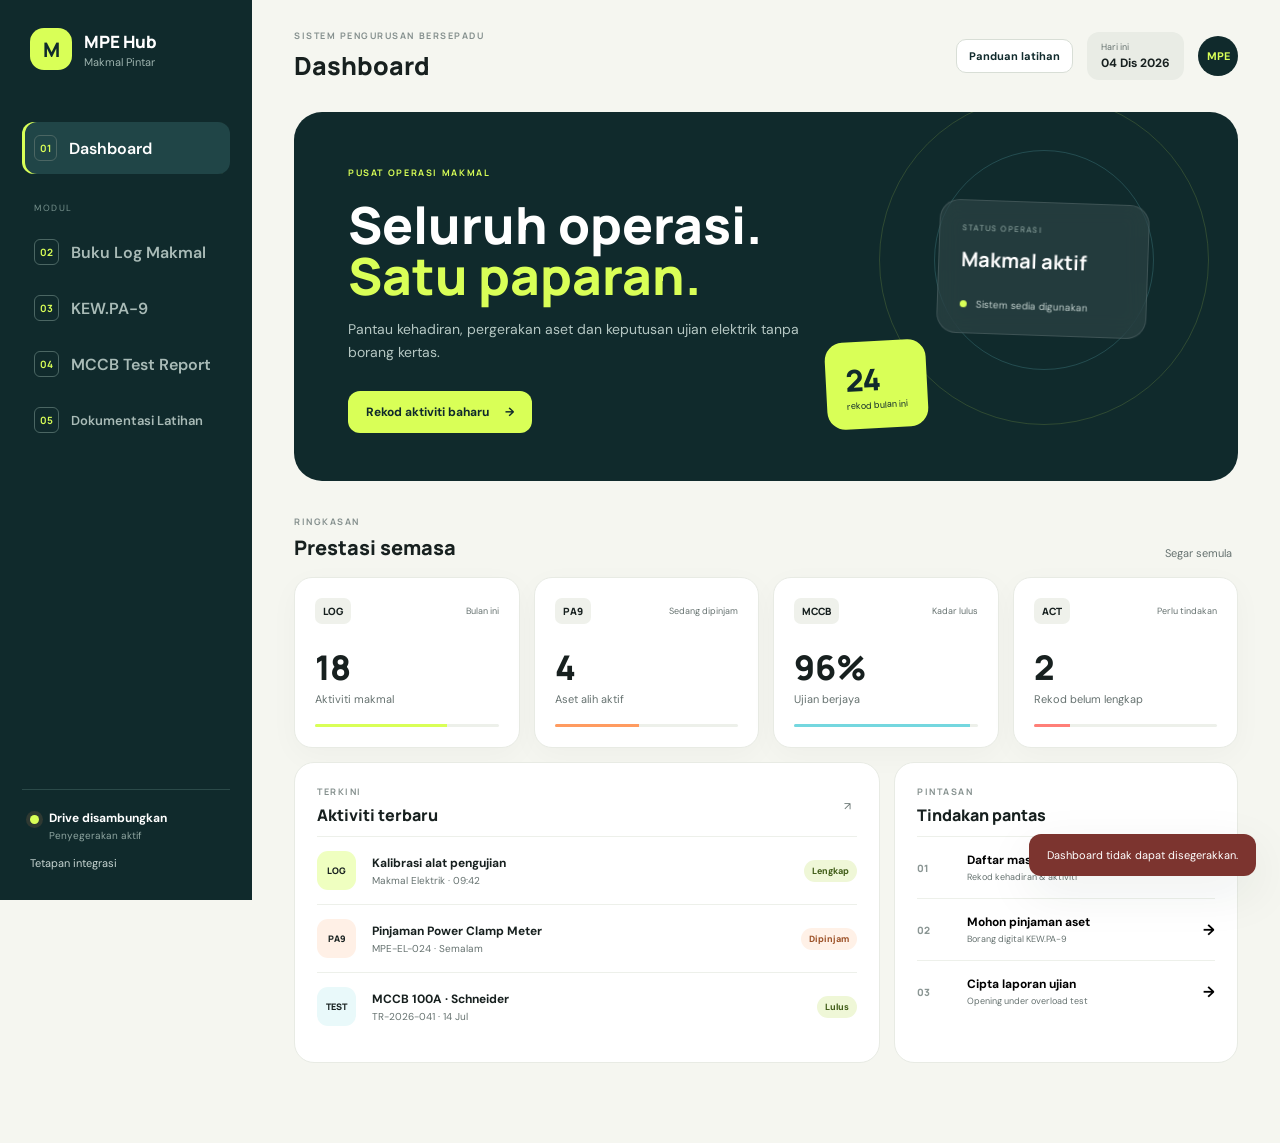
<file: index.html>
<!doctype html>
<html lang="ms">
<head>
  <meta charset="UTF-8">
  <meta name="viewport" content="width=device-width, initial-scale=1.0, viewport-fit=cover">
  <meta name="theme-color" content="#102a2c">
  <meta name="description" content="MPE Hub - pengurusan makmal, aset alih dan laporan ujian MCCB dalam satu aplikasi.">
  <title>MPE Hub</title>
  <link rel="preconnect" href="https://fonts.googleapis.com">
  <link rel="preconnect" href="https://fonts.gstatic.com" crossorigin>
  <link href="https://fonts.googleapis.com/css2?family=DM+Sans:wght@400;500;600;700&family=Manrope:wght@600;700;800&display=swap" rel="stylesheet">
  <link rel="stylesheet" href="styles.css?v=20260716-2">
</head>
<body>
  <div class="app-shell">
    <aside class="sidebar" aria-label="Navigasi utama">
      <a class="brand" href="#dashboard" data-route="dashboard" aria-label="MPE Hub - halaman utama">
        <span class="brand-mark">M</span>
        <span><strong>MPE Hub</strong><small>Makmal Pintar</small></span>
      </a>

      <nav class="side-nav">
        <button class="nav-item active" data-route="dashboard"><span class="nav-icon">01</span><span>Dashboard</span></button>
        <p class="nav-label">MODUL</p>
        <button class="nav-item" data-route="logbook"><span class="nav-icon">02</span><span>Buku Log Makmal</span></button>
        <button class="nav-item" data-route="asset"><span class="nav-icon">03</span><span>KEW.PA-9</span></button>
        <button class="nav-item" data-route="mccb"><span class="nav-icon">04</span><span>MCCB Test Report</span></button>
        <a class="nav-item nav-link" href="docs.html"><span class="nav-icon">05</span><span>Dokumentasi Latihan</span></a>
      </nav>

      <div class="sidebar-foot">
        <div class="sync-state"><span class="status-dot"></span><div><strong id="sync-label">Mod demo</strong><small id="sync-detail">Google Drive belum disambung</small></div></div>
        <button class="text-button" data-open-setup>Tetapan integrasi</button>
      </div>
    </aside>

    <main class="main-content">
      <header class="topbar">
        <div>
          <p class="eyebrow">SISTEM PENGURUSAN BERSEPADU</p>
          <h1 id="page-title">Dashboard</h1>
        </div>
        <div class="top-actions">
          <a class="doc-top-link" href="docs.html">Panduan latihan</a>
          <div class="today-pill"><span>Hari ini</span><strong id="today-date">—</strong></div>
          <button class="avatar" aria-label="Profil pengguna">MPE</button>
        </div>
      </header>

      <div id="connection-banner" class="connection-banner">
        <div><strong>Pratonton aplikasi</strong><span>Sambungkan Google Apps Script untuk menyimpan rekod sebenar ke Drive anda.</span></div>
        <button class="button button-small button-light" data-open-setup>Sambung sekarang</button>
      </div>

      <section class="page active" id="dashboard" data-page="dashboard">
        <div class="hero-card">
          <div class="hero-copy">
            <span class="hero-kicker">PUSAT OPERASI MAKMAL</span>
            <h2>Seluruh operasi.<br><em>Satu paparan.</em></h2>
            <p>Pantau kehadiran, pergerakan aset dan keputusan ujian elektrik tanpa borang kertas.</p>
            <button class="button button-primary" data-route="logbook">Rekod aktiviti baharu <span>→</span></button>
          </div>
          <div class="hero-visual" aria-hidden="true">
            <div class="orbit orbit-one"></div><div class="orbit orbit-two"></div>
            <div class="pulse-card"><span>STATUS OPERASI</span><strong>Makmal aktif</strong><small><i></i> Sistem sedia digunakan</small></div>
            <div class="mini-stat"><span id="hero-count">24</span><small>rekod bulan ini</small></div>
          </div>
        </div>

        <div class="section-heading"><div><p class="eyebrow">RINGKASAN</p><h2>Prestasi semasa</h2></div><button class="ghost-button" id="refresh-dashboard">Segar semula</button></div>
        <div class="metric-grid">
          <article class="metric-card accent-lime"><div class="metric-top"><span class="metric-code">LOG</span><span class="trend">Bulan ini</span></div><strong id="metric-logbook">18</strong><p>Aktiviti makmal</p><div class="metric-bar"><i style="width:72%"></i></div></article>
          <article class="metric-card accent-orange"><div class="metric-top"><span class="metric-code">PA9</span><span class="trend">Sedang dipinjam</span></div><strong id="metric-assets">4</strong><p>Aset alih aktif</p><div class="metric-bar"><i style="width:46%"></i></div></article>
          <article class="metric-card accent-cyan"><div class="metric-top"><span class="metric-code">MCCB</span><span class="trend">Kadar lulus</span></div><strong id="metric-tests">96%</strong><p>Ujian berjaya</p><div class="metric-bar"><i style="width:96%"></i></div></article>
          <article class="metric-card accent-red"><div class="metric-top"><span class="metric-code">ACT</span><span class="trend">Perlu tindakan</span></div><strong id="metric-actions">2</strong><p>Rekod belum lengkap</p><div class="metric-bar"><i style="width:20%"></i></div></article>
        </div>

        <div class="dashboard-grid">
          <section class="panel activity-panel">
            <div class="panel-head"><div><p class="eyebrow">TERKINI</p><h3>Aktiviti terbaru</h3></div><button class="icon-button" aria-label="Lihat semua">↗</button></div>
            <div class="activity-list" id="activity-list">
              <div class="activity-row"><span class="activity-type type-log">LOG</span><div><strong>Kalibrasi alat pengujian</strong><small>Makmal Elektrik · 09:42</small></div><span class="badge success">Lengkap</span></div>
              <div class="activity-row"><span class="activity-type type-asset">PA9</span><div><strong>Pinjaman Power Clamp Meter</strong><small>MPE-EL-024 · Semalam</small></div><span class="badge warning">Dipinjam</span></div>
              <div class="activity-row"><span class="activity-type type-test">TEST</span><div><strong>MCCB 100A · Schneider</strong><small>TR-2026-041 · 14 Jul</small></div><span class="badge success">Lulus</span></div>
            </div>
          </section>
          <section class="panel quick-panel">
            <div class="panel-head"><div><p class="eyebrow">PINTASAN</p><h3>Tindakan pantas</h3></div></div>
            <button class="quick-action" data-route="logbook"><span>01</span><div><strong>Daftar masuk makmal</strong><small>Rekod kehadiran & aktiviti</small></div><b>→</b></button>
            <button class="quick-action" data-route="asset"><span>02</span><div><strong>Mohon pinjaman aset</strong><small>Borang digital KEW.PA-9</small></div><b>→</b></button>
            <button class="quick-action" data-route="mccb"><span>03</span><div><strong>Cipta laporan ujian</strong><small>Opening under overload test</small></div><b>→</b></button>
          </section>
        </div>
      </section>

      <section class="page" id="logbook" data-page="logbook">
        <div class="module-intro intro-green"><div><span class="module-number">MODUL 01</span><h2>Buku Log Makmal</h2><p>Rekod kehadiran dan aktiviti dengan bukti sokongan serta status pelaksanaan.</p></div><div class="intro-stat"><span id="log-today">03</span><small>Kehadiran hari ini</small></div></div>
        <form class="data-form" id="logbook-form" data-module="logbook">
          <div class="form-section"><div class="form-section-title"><span>01</span><div><h3>Maklumat kehadiran</h3><p>Butiran pegawai dan lokasi makmal</p></div></div><div class="field-grid">
            <label class="field"><span>Nama penuh *</span><input name="nama" required placeholder="Contoh: Ahmad Firdaus"></label>
            <label class="field"><span>No. pekerja / kad pengenalan *</span><input name="noPekerja" required placeholder="No. pengenalan"></label>
            <label class="field"><span>Bahagian / Unit *</span><input name="bahagian" required placeholder="Contoh: Unit Kejuruteraan Elektrik"></label>
            <label class="field"><span>Makmal *</span><select name="makmal" required><option value="">Pilih makmal</option><option>Makmal Elektrik</option><option>Makmal Mekanikal</option><option>Makmal Kalibrasi</option><option>Lain-lain</option></select></label>
            <label class="field"><span>Tarikh *</span><input type="date" name="tarikh" required data-today></label>
            <label class="field"><span>Masa masuk *</span><input type="time" name="masaMasuk" required data-now></label>
          </div></div>
          <div class="form-section"><div class="form-section-title"><span>02</span><div><h3>Aktiviti makmal</h3><p>Pilih tujuan dan terangkan kerja yang dijalankan</p></div></div><div class="field-grid">
            <label class="field"><span>Jenis aktiviti *</span><select name="aktiviti" required><option value="">Pilih aktiviti</option><option>Pengujian</option><option>Kalibrasi</option><option>Penyelenggaraan</option><option>Lawatan Dalaman</option><option>Lawatan Luaran</option><option>Lain-lain</option></select></label>
            <label class="field"><span>Pegawai bertanggungjawab</span><input name="pegawai" placeholder="Nama pegawai penyelia"></label>
            <label class="field field-wide"><span>Butiran aktiviti *</span><textarea name="butiran" required rows="4" placeholder="Nyatakan skop kerja, peralatan dan hasil aktiviti..."></textarea></label>
            <label class="field"><span>Masa keluar</span><input type="time" name="masaKeluar"></label>
            <label class="field"><span>Status *</span><select name="status" required><option>Lengkap</option><option>Tidak Lengkap</option><option>Dalam Pelaksanaan</option></select></label>
            <label class="field field-wide"><span>Lampiran bukti (gambar / PDF)</span><input type="file" name="lampiran" accept="image/*,.pdf" capture="environment"><small>Maksimum 5 MB. Fail akan disimpan di Google Drive.</small></label>
          </div></div>
          <div class="form-actions"><button type="reset" class="button button-secondary">Kosongkan</button><button type="submit" class="button button-dark">Simpan rekod <span>→</span></button></div>
        </form>
      </section>

      <section class="page" id="asset" data-page="asset">
        <div class="module-intro intro-orange"><div><span class="module-number">MODUL 02 · KEW.PA-9</span><h2>Pinjaman Aset Alih</h2><p>Borang digital berdasarkan AM 2.4 Lampiran A untuk pergerakan dan pinjaman aset.</p></div><div class="intro-stat"><span id="asset-active">04</span><small>Aset sedang dipinjam</small></div></div>
        <form class="data-form" id="asset-form" data-module="asset">
          <div class="form-section"><div class="form-section-title"><span>01</span><div><h3>Maklumat pemohon</h3><p>Butiran peminjam dan tujuan penggunaan</p></div></div><div class="field-grid">
            <label class="field"><span>No. permohonan</span><input name="noPermohonan" readonly data-autono="PA9"></label>
            <label class="field"><span>Nama pemohon *</span><input name="namaPemohon" required placeholder="Nama penuh"></label>
            <label class="field"><span>Jawatan *</span><input name="jawatan" required placeholder="Jawatan pemohon"></label>
            <label class="field"><span>Bahagian *</span><input name="bahagian" required placeholder="Bahagian / unit"></label>
            <label class="field"><span>Tujuan *</span><input name="tujuan" required placeholder="Tujuan pinjaman"></label>
            <label class="field"><span>Tempat digunakan *</span><input name="tempat" required placeholder="Lokasi penggunaan"></label>
            <label class="field field-wide"><span>Nama pengeluar</span><input name="namaPengeluar" placeholder="Nama pegawai yang mengeluarkan aset"></label>
          </div></div>
          <div class="form-section"><div class="form-section-title"><span>02</span><div><h3>Butiran aset</h3><p>Tambah satu atau lebih aset dalam permohonan</p></div></div><div id="asset-items" class="repeater"></div><button type="button" class="add-row-button" id="add-asset">＋ Tambah aset</button></div>
          <div class="form-section"><div class="form-section-title"><span>03</span><div><h3>Pengesahan peminjam</h3><p>Perakuan maklumat yang dikemukakan</p></div></div><div class="field-grid">
            <label class="field"><span>Tarikh permohonan *</span><input type="date" name="tarikhPermohonan" required data-today></label>
            <label class="field"><span>Status permohonan</span><select name="status"><option>Menunggu Kelulusan</option><option>Lulus</option><option>Tidak Lulus</option><option>Dipulangkan</option></select></label>
            <label class="check-field field-wide"><input type="checkbox" name="perakuan" required><span>Saya mengaku bahawa maklumat di atas adalah benar dan aset akan digunakan untuk tujuan yang dinyatakan.</span></label>
          </div></div>
          <div class="form-actions"><button type="reset" class="button button-secondary">Kosongkan</button><button type="submit" class="button button-dark">Hantar permohonan <span>→</span></button></div>
        </form>
      </section>

      <section class="page" id="mccb" data-page="mccb">
        <div class="module-intro intro-blue"><div><span class="module-number">MODUL 03 · F-CREaTE-ERL-TP02-01</span><h2>MCCB Test Report</h2><p>Test data for opening under overload conditions mengikut MS IEC 60947-2.</p></div><div class="intro-stat"><span id="test-rate">96%</span><small>Kadar lulus keseluruhan</small></div></div>
        <form class="data-form" id="mccb-form" data-module="mccb">
          <div class="form-section"><div class="form-section-title"><span>01</span><div><h3>Butiran MCCB</h3><p>Maklumat unit yang diuji dan rujukan kerja</p></div></div><div class="field-grid">
            <label class="field"><span>Test Ref. No. *</span><input name="testRef" required data-autono="TR"></label>
            <label class="field"><span>Job No. *</span><input name="jobNo" required placeholder="Nombor kerja"></label>
            <label class="field"><span>Syarikat *</span><input name="company" required placeholder="Nama syarikat / pelanggan"></label>
            <label class="field"><span>Jenama *</span><input name="brand" required placeholder="Contoh: Schneider"></label>
            <label class="field"><span>Model *</span><input name="model" required placeholder="Model MCCB"></label>
            <label class="field"><span>Jenis *</span><select name="type" required><option>Fixed</option><option>Adjustable</option></select></label>
            <label class="field"><span>Bilangan kutub *</span><input type="number" min="1" max="4" name="poles" required placeholder="3"></label>
            <label class="field"><span>Rated current, In (A) *</span><input type="number" min="1" step="0.01" name="ratedCurrent" required placeholder="100"></label>
            <label class="field"><span>Rated short circuit capacity (kA)</span><input type="number" min="0" step="0.01" name="shortCircuit" placeholder="25"></label>
          </div></div>
          <div class="form-section"><div class="form-section-title"><span>02</span><div><h3>Keadaan kerja</h3><p>Suhu, kelembapan dan sambungan ujian</p></div></div><div class="field-grid four-col">
            <label class="field"><span>Ambient mula (°C) *</span><input type="number" step="0.1" name="ambientStart" required></label>
            <label class="field"><span>Ambient akhir (°C)</span><input type="number" step="0.1" name="ambientEnd"></label>
            <label class="field"><span>Kelembapan mula (%) *</span><input type="number" step="0.1" name="humidityStart" required></label>
            <label class="field"><span>Kelembapan akhir (%)</span><input type="number" step="0.1" name="humidityEnd"></label>
            <label class="field"><span>Faktor TCD *</span><input type="number" step="0.001" name="tcd" value="1" required></label>
            <label class="field"><span>Saiz kabel (mm²)</span><input type="number" step="0.01" name="cableSize"></label>
            <label class="field"><span>Torque (Nm)</span><input type="number" step="0.01" name="torque"></label>
            <label class="check-field"><input type="checkbox" name="seriesConnected" checked><span>Semua kutub fasa disambung secara siri</span></label>
          </div></div>
          <div class="form-section"><div class="form-section-title"><span>03</span><div><h3>Senarai semak peralatan</h3><p>Pastikan peralatan berfungsi dan kalibrasi sah</p></div></div><div id="equipment-list" class="equipment-list"></div></div>
          <div class="form-section"><div class="form-section-title"><span>04</span><div><h3>Opening under overload</h3><p>Clause 8.2.1.2.4 — MS IEC 60947-2</p></div></div>
            <div class="calc-strip"><div><span>Rated at test ambient (b)</span><strong id="rated-at-test">0.00 A</strong></div><div><span>1.05 × (b)</span><strong id="test-105">0.00 A</strong></div><div><span>1.30 × (b)</span><strong id="test-130">0.00 A</strong></div></div>
            <div class="test-grid"><div class="test-card"><span class="test-label">UJIAN i</span><h4>1.05 OF (b)</h4><p>Non-trip mengikut tempoh standard</p><label class="field"><span>Arus sebenar (A)</span><input type="number" step="0.01" name="actual105"></label><label class="field"><span>Tripping time / catatan</span><input name="trip105" placeholder="Contoh: Non-trip at 1 hour"></label><label class="field"><span>Keputusan</span><select name="result105"><option>Pass</option><option>Fail</option></select></label></div>
            <div class="test-card"><span class="test-label">UJIAN ii</span><h4>1.30 OF (b)</h4><p>Trip dalam tempoh standard</p><label class="field"><span>Arus sebenar (A)</span><input type="number" step="0.01" name="actual130"></label><label class="field"><span>Tripping time / catatan</span><input name="trip130" placeholder="Contoh: Trip at 42 min"></label><label class="field"><span>Keputusan</span><select name="result130"><option>Pass</option><option>Fail</option></select></label></div></div>
            <div class="reading-block"><div class="reading-head"><span>Bacaan clamp meter mengikut sela masa (A)</span><small>0 hingga +120 min</small></div><div class="reading-grid" id="reading-grid"></div></div>
          </div>
          <div class="form-section"><div class="form-section-title"><span>05</span><div><h3>Pengesahan laporan</h3><p>Butiran penguji dan pegawai verifikasi</p></div></div><div class="field-grid">
            <label class="field"><span>Diuji oleh *</span><input name="testedBy" required></label><label class="field"><span>Jawatan penguji *</span><input name="testerPosition" required></label><label class="field"><span>Disemak & disahkan oleh</span><input name="verifiedBy"></label><label class="field"><span>Jawatan penyemak</span><input name="verifierPosition"></label><label class="field"><span>Tarikh ujian *</span><input type="date" name="testDate" required data-today></label><label class="field"><span>Keputusan keseluruhan *</span><select name="overallResult"><option>Pass</option><option>Fail</option></select></label>
          </div></div>
          <div class="form-actions"><button type="reset" class="button button-secondary">Kosongkan</button><button type="submit" class="button button-dark">Simpan laporan <span>→</span></button></div>
        </form>
      </section>
    </main>
  </div>

  <nav class="mobile-nav" aria-label="Navigasi mudah alih">
    <button class="active" data-route="dashboard"><span>⌂</span><small>Utama</small></button><button data-route="logbook"><span>01</span><small>Log</small></button><button data-route="asset"><span>02</span><small>PA-9</small></button><button data-route="mccb"><span>03</span><small>MCCB</small></button>
  </nav>

  <dialog id="setup-dialog" class="setup-dialog">
    <button class="dialog-close" data-close-dialog aria-label="Tutup">×</button>
    <span class="dialog-kicker">INTEGRASI GOOGLE DRIVE</span><h2>Sambungkan storan anda</h2><p>Salin URL deployment Google Apps Script ke <code>config.js</code>. Spreadsheet dan folder lampiran akan dicipta secara automatik dalam Drive anda.</p>
    <ol><li>Buka fail <strong>apps-script/Code.gs</strong> dan salin ke projek Apps Script baharu.</li><li>Deploy sebagai <strong>Web app</strong>, akses kepada “Anyone”.</li><li>Salin URL berakhir <strong>/exec</strong> ke dalam <strong>config.js</strong>.</li></ol>
    <div class="setup-code"><span>GOOGLE_SCRIPT_URL</span><code id="configured-url">Belum ditetapkan</code></div>
    <button class="button button-dark" data-close-dialog>Faham</button>
  </dialog>
  <div id="toast" class="toast" role="status" aria-live="polite"></div>
  <script src="config.js?v=20260716-2"></script>
  <script src="app.js?v=20260716-2"></script>
</body>
</html>
</file>
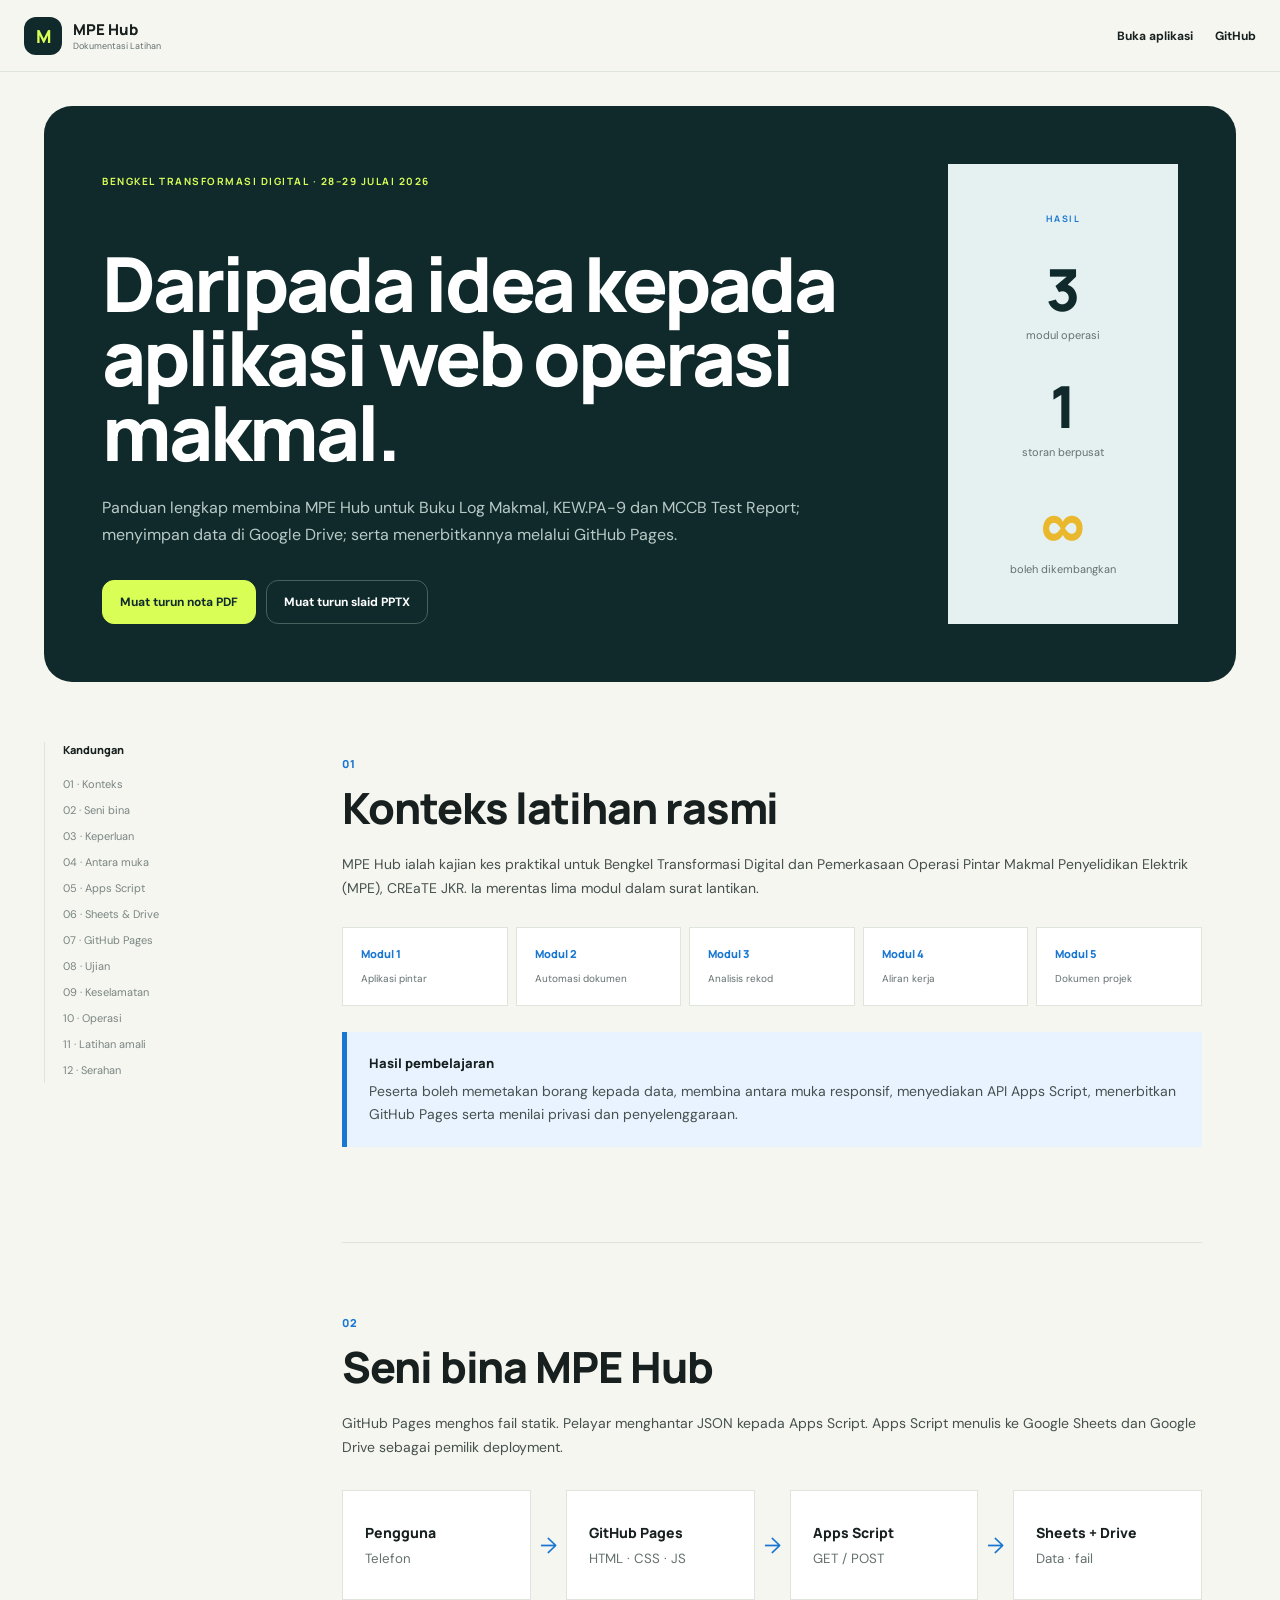
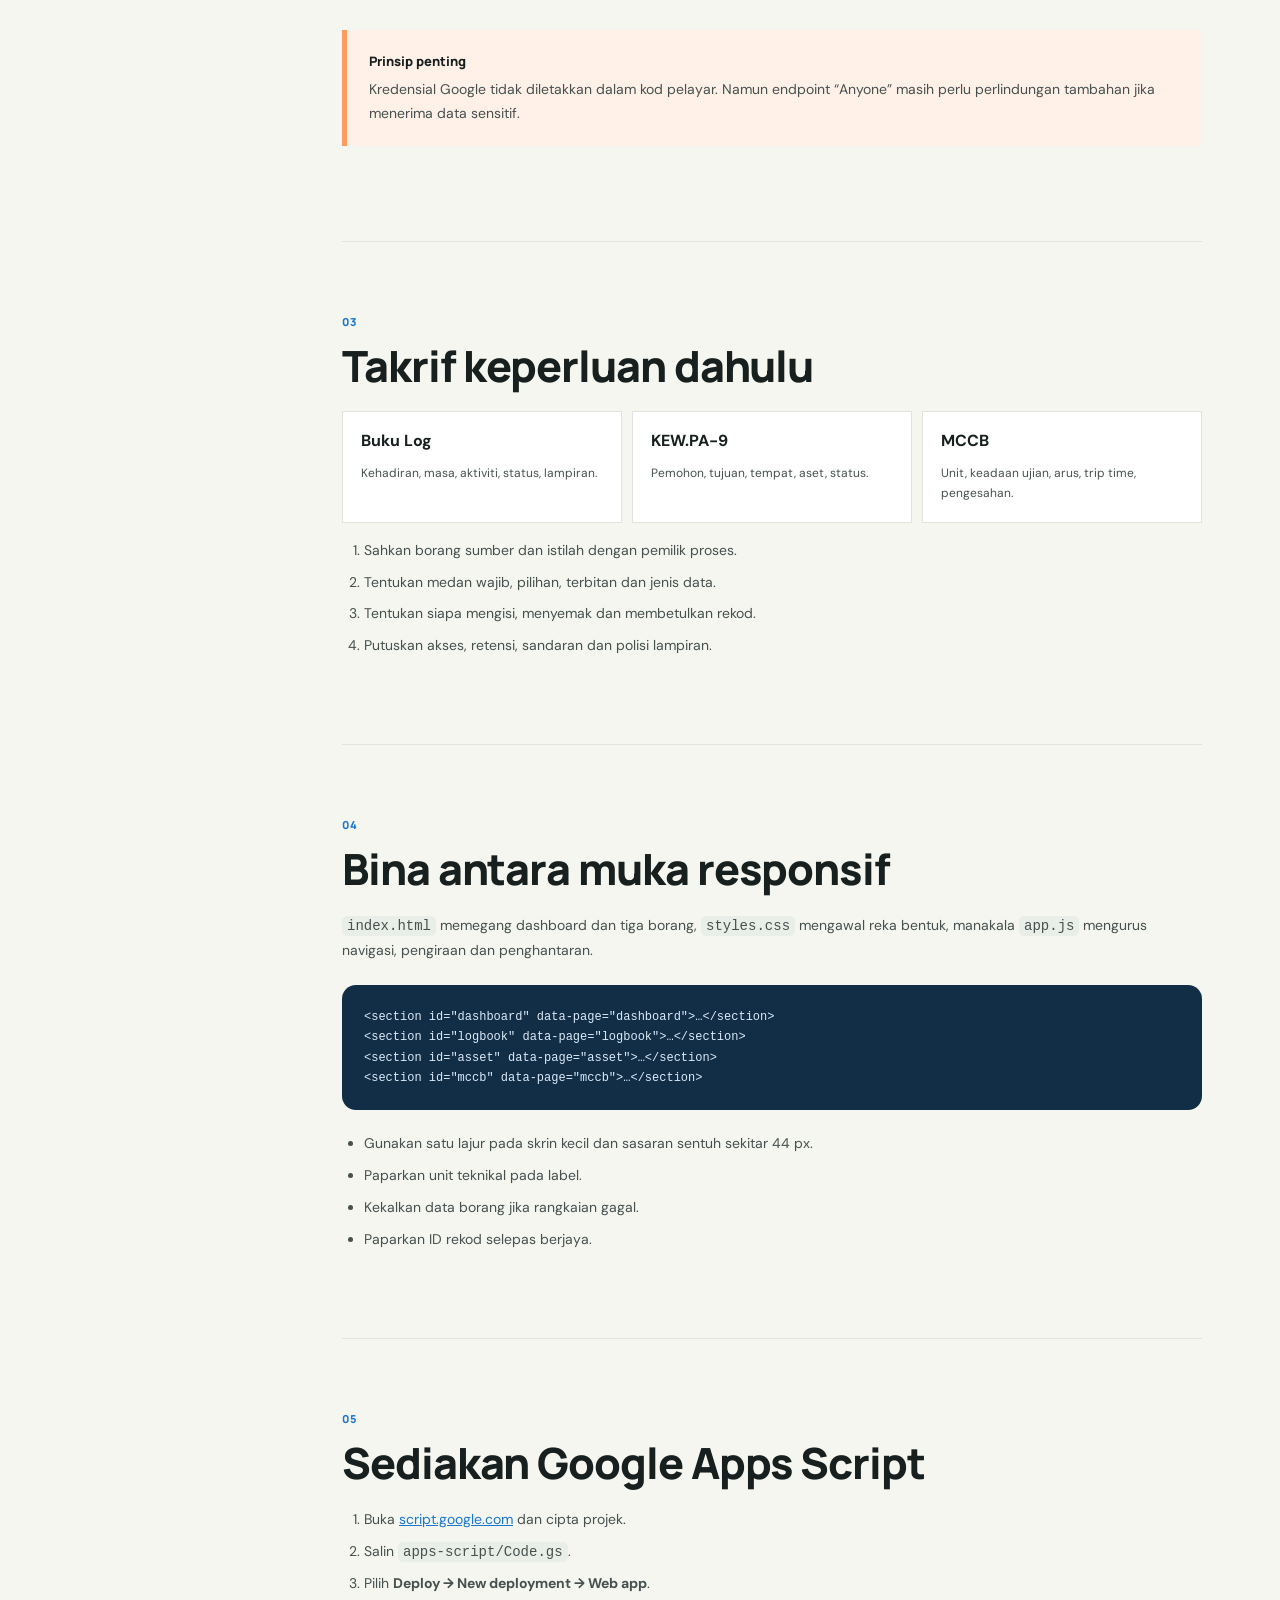
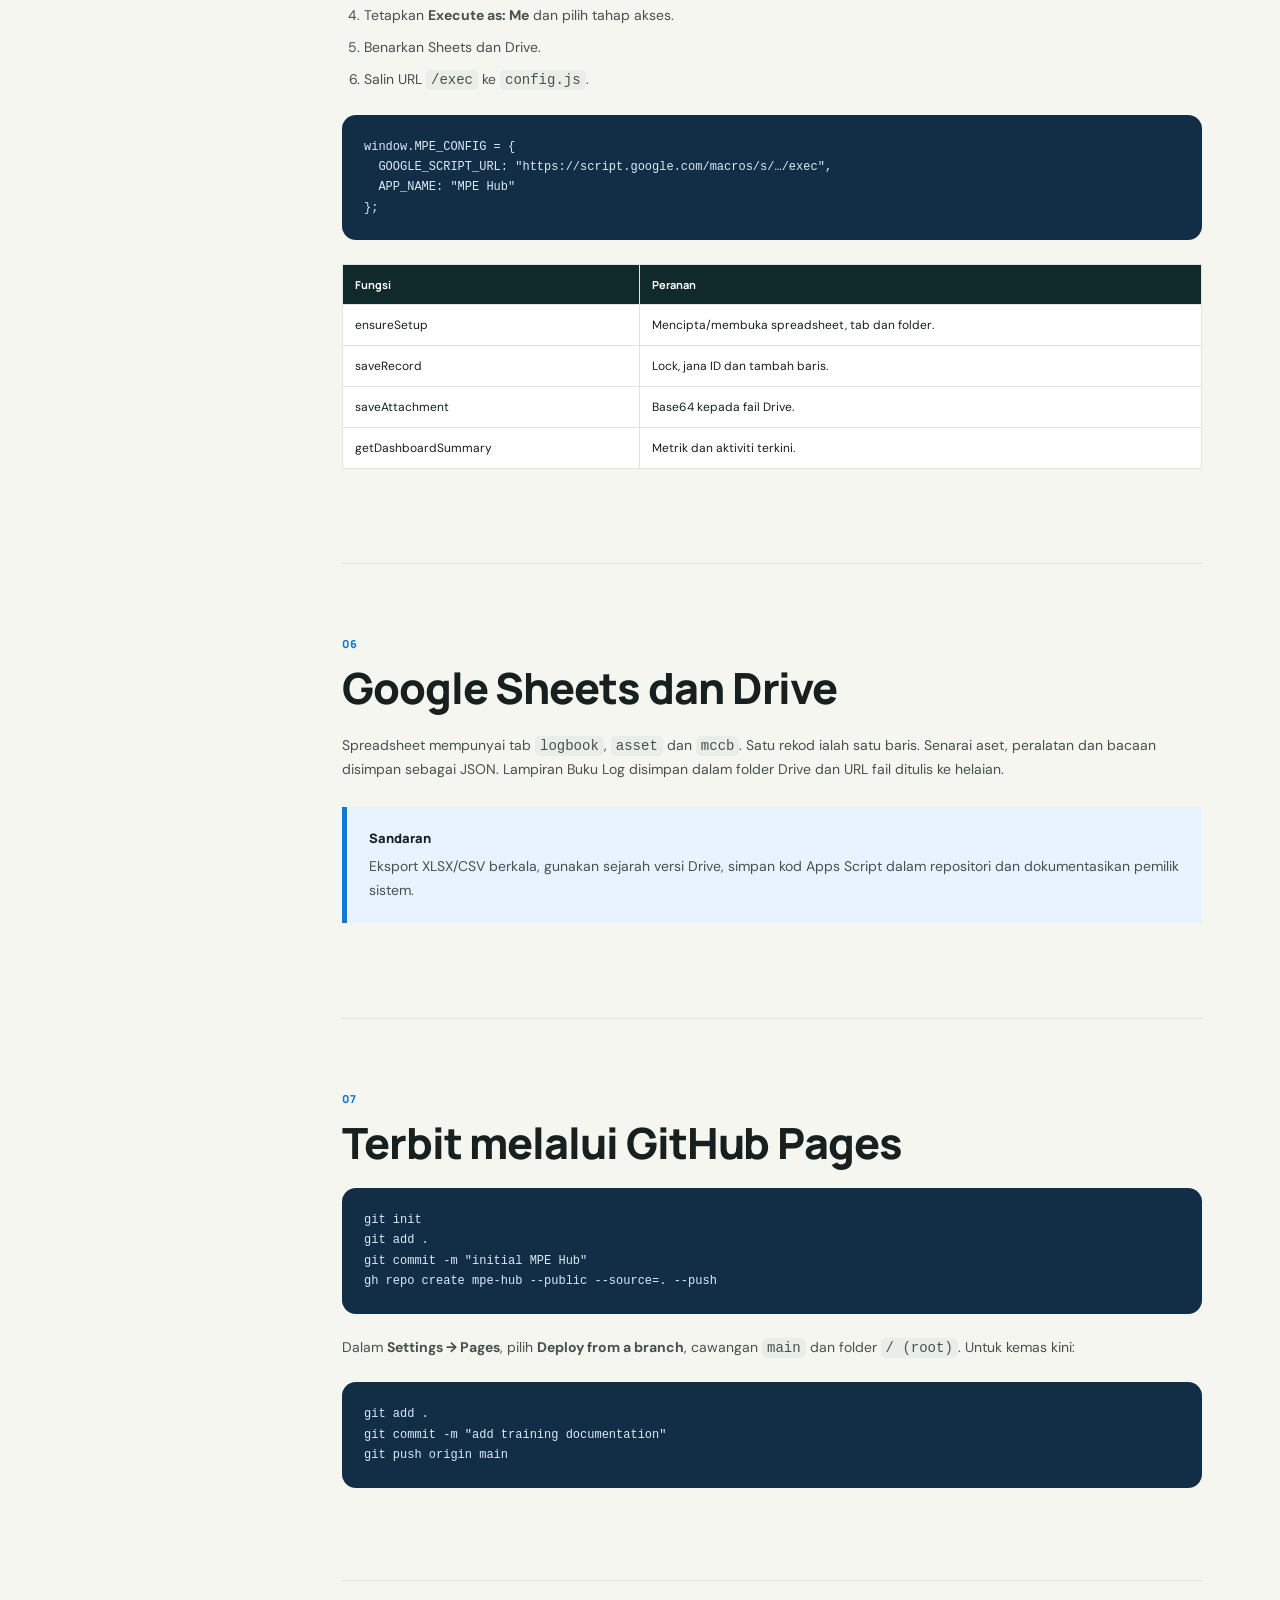
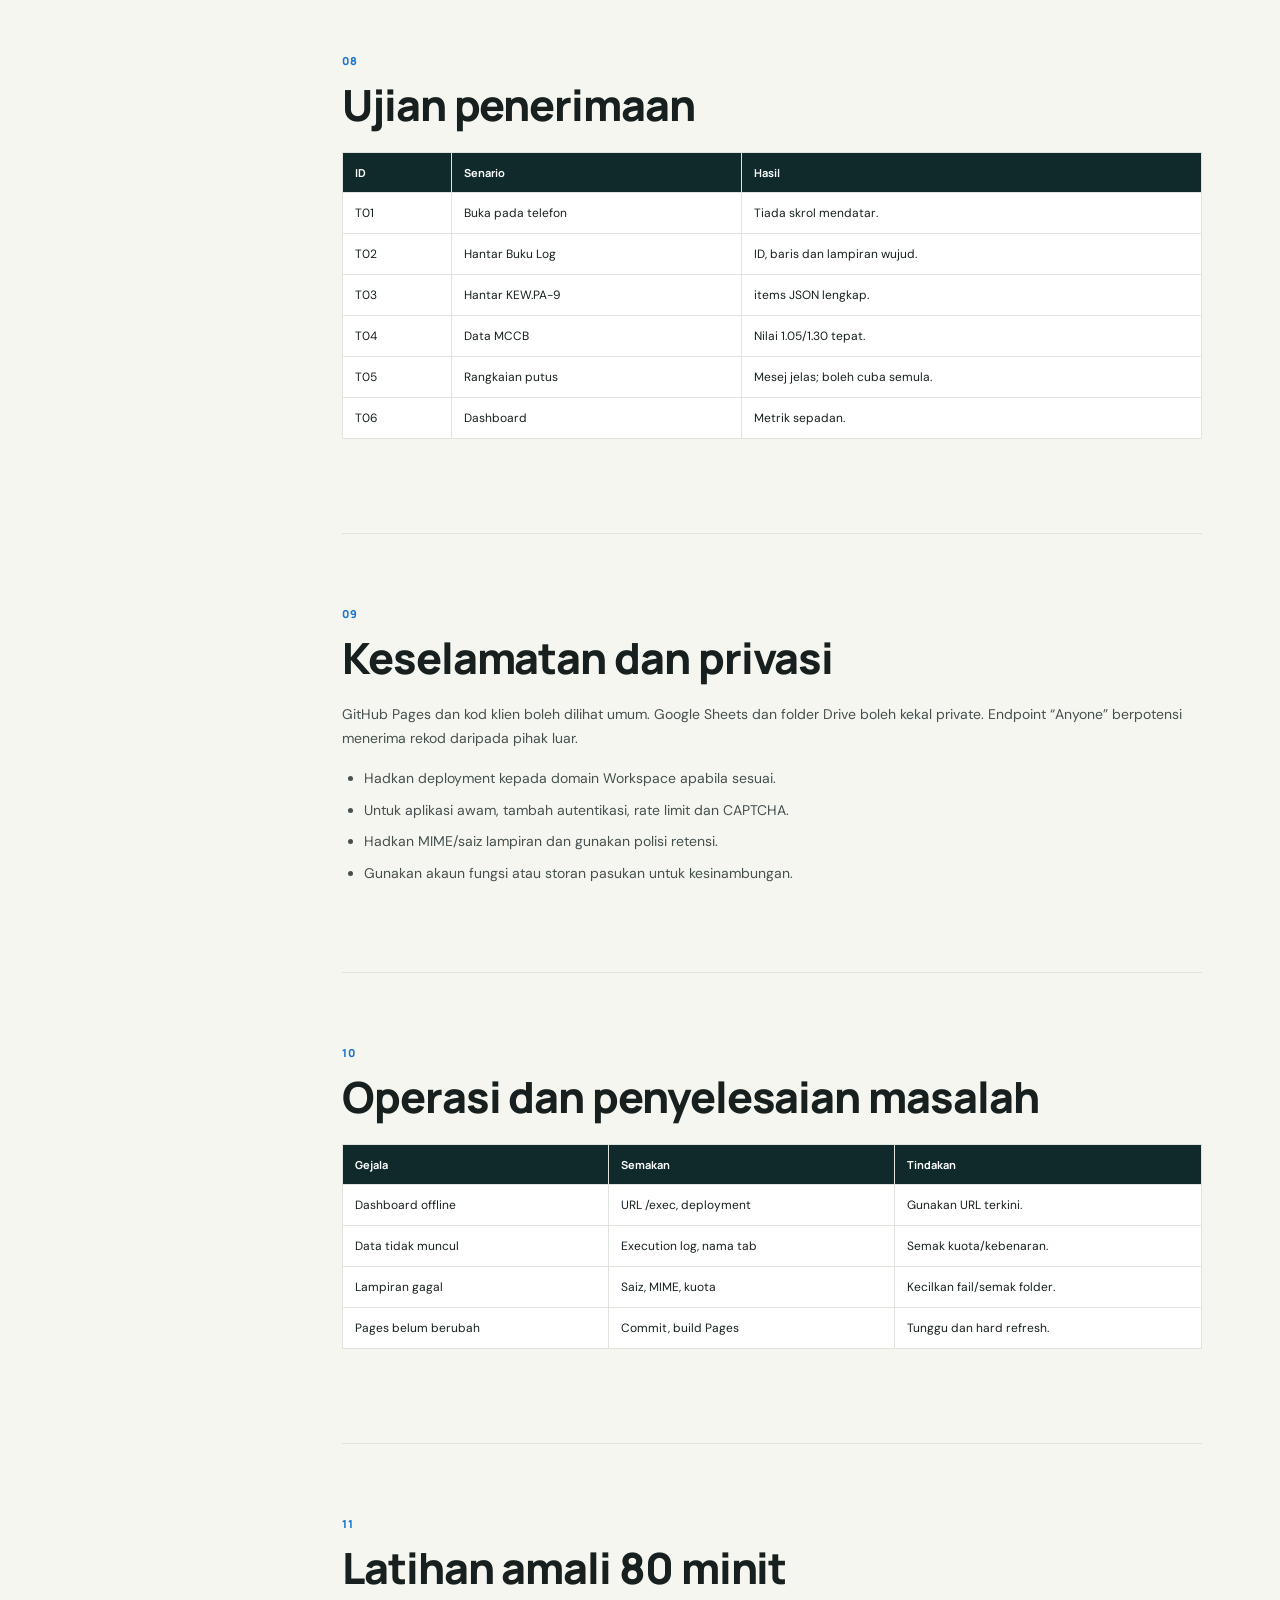
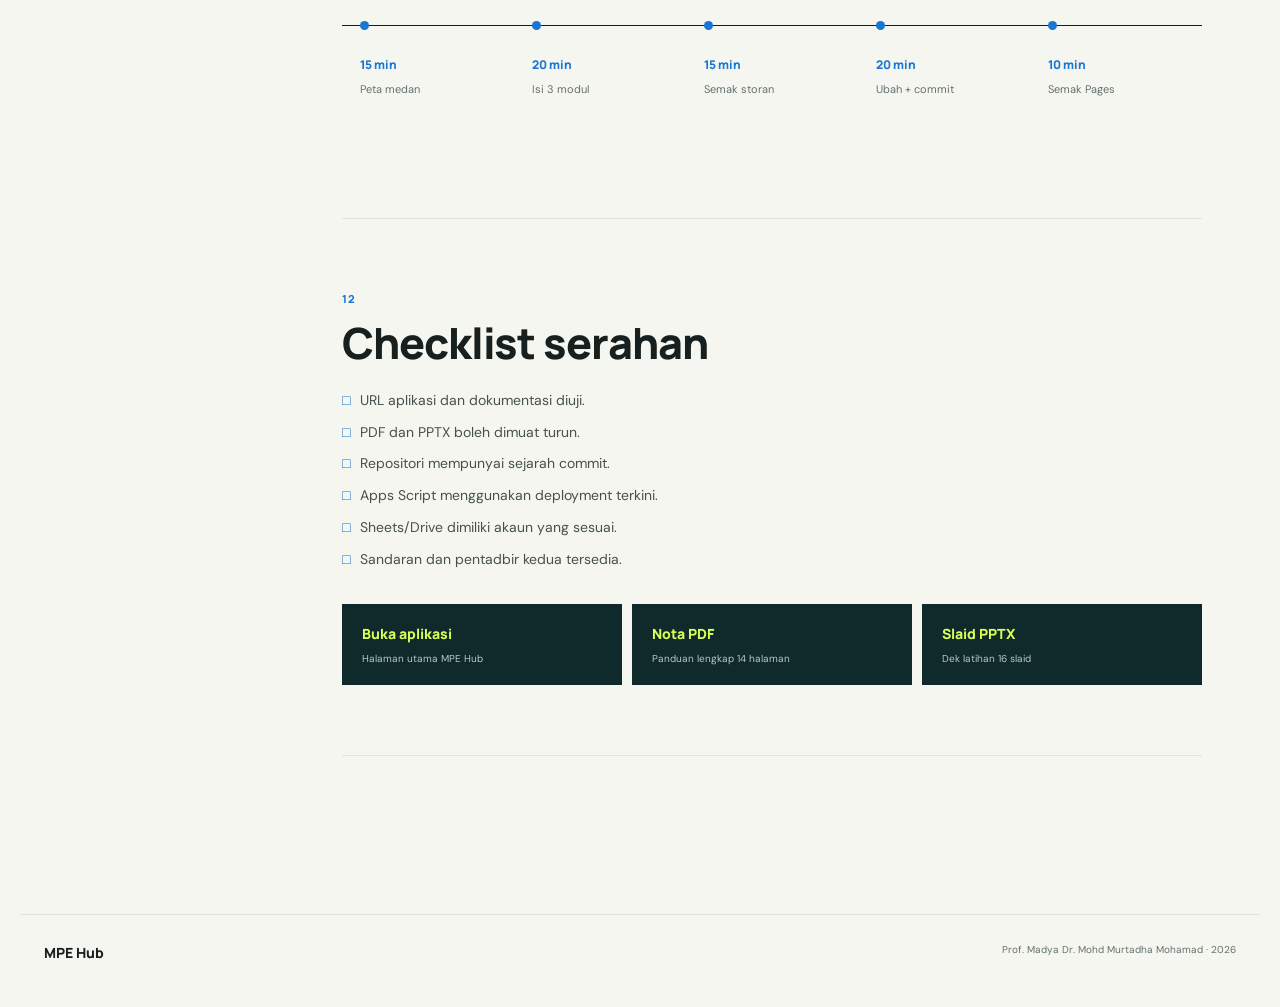
<file: docs.html>
<!doctype html>
<html lang="ms">
<head>
  <meta charset="UTF-8"><meta name="viewport" content="width=device-width,initial-scale=1"><meta name="theme-color" content="#102a2c">
  <meta name="description" content="Dokumentasi lengkap membina MPE Hub dari permulaan hingga GitHub Pages dan Google Drive.">
  <title>Dokumentasi Latihan · MPE Hub</title>
  <link rel="preconnect" href="https://fonts.googleapis.com"><link rel="preconnect" href="https://fonts.gstatic.com" crossorigin>
  <link href="https://fonts.googleapis.com/css2?family=DM+Sans:wght@400;500;600;700&family=Manrope:wght@600;700;800&display=swap" rel="stylesheet"><link rel="stylesheet" href="docs.css?v=20260716">
</head>
<body>
  <header><a class="brand" href="index.html"><span>M</span><div><b>MPE Hub</b><small>Dokumentasi Latihan</small></div></a><nav><a href="index.html">Buka aplikasi</a><a href="https://github.com/drMurtadha/mpe-hub">GitHub</a></nav></header>
  <main>
    <section class="hero"><div><p class="kicker">BENGKEL TRANSFORMASI DIGITAL · 28–29 JULAI 2026</p><h1>Daripada idea kepada aplikasi web operasi makmal.</h1><p class="lead">Panduan lengkap membina MPE Hub untuk Buku Log Makmal, KEW.PA-9 dan MCCB Test Report; menyimpan data di Google Drive; serta menerbitkannya melalui GitHub Pages.</p><div class="actions"><a class="primary" href="downloads/Nota_Latihan_MPE_Hub.pdf">Muat turun nota PDF</a><a href="downloads/Slaid_Latihan_MPE_Hub.pptx">Muat turun slaid PPTX</a></div></div><aside><span>HASIL</span><strong>3</strong><p>modul operasi</p><strong>1</strong><p>storan berpusat</p><b>∞</b><p>boleh dikembangkan</p></aside></section>
    <div class="layout">
      <aside class="toc"><b>Kandungan</b><a href="#konteks">01 · Konteks</a><a href="#seni-bina">02 · Seni bina</a><a href="#keperluan">03 · Keperluan</a><a href="#frontend">04 · Antara muka</a><a href="#backend">05 · Apps Script</a><a href="#storan">06 · Sheets & Drive</a><a href="#github">07 · GitHub Pages</a><a href="#ujian">08 · Ujian</a><a href="#keselamatan">09 · Keselamatan</a><a href="#operasi">10 · Operasi</a><a href="#amali">11 · Latihan amali</a><a href="#serahan">12 · Serahan</a></aside>
      <article>
        <section id="konteks"><em>01</em><h2>Konteks latihan rasmi</h2><p>MPE Hub ialah kajian kes praktikal untuk Bengkel Transformasi Digital dan Pemerkasaan Operasi Pintar Makmal Penyelidikan Elektrik (MPE), CREaTE JKR. Ia merentas lima modul dalam surat lantikan.</p><div class="modules"><div><b>Modul 1</b><span>Aplikasi pintar</span></div><div><b>Modul 2</b><span>Automasi dokumen</span></div><div><b>Modul 3</b><span>Analisis rekod</span></div><div><b>Modul 4</b><span>Aliran kerja</span></div><div><b>Modul 5</b><span>Dokumen projek</span></div></div><div class="callout"><b>Hasil pembelajaran</b><p>Peserta boleh memetakan borang kepada data, membina antara muka responsif, menyediakan API Apps Script, menerbitkan GitHub Pages serta menilai privasi dan penyelenggaraan.</p></div></section>
        <section id="seni-bina"><em>02</em><h2>Seni bina MPE Hub</h2><p>GitHub Pages menghos fail statik. Pelayar menghantar JSON kepada Apps Script. Apps Script menulis ke Google Sheets dan Google Drive sebagai pemilik deployment.</p><div class="flow"><div><b>Pengguna</b><small>Telefon</small></div><i>→</i><div><b>GitHub Pages</b><small>HTML · CSS · JS</small></div><i>→</i><div><b>Apps Script</b><small>GET / POST</small></div><i>→</i><div><b>Sheets + Drive</b><small>Data · fail</small></div></div><div class="callout warn"><b>Prinsip penting</b><p>Kredensial Google tidak diletakkan dalam kod pelayar. Namun endpoint “Anyone” masih perlu perlindungan tambahan jika menerima data sensitif.</p></div></section>
        <section id="keperluan"><em>03</em><h2>Takrif keperluan dahulu</h2><div class="three"><div><b>Buku Log</b><p>Kehadiran, masa, aktiviti, status, lampiran.</p></div><div><b>KEW.PA-9</b><p>Pemohon, tujuan, tempat, aset, status.</p></div><div><b>MCCB</b><p>Unit, keadaan ujian, arus, trip time, pengesahan.</p></div></div><ol><li>Sahkan borang sumber dan istilah dengan pemilik proses.</li><li>Tentukan medan wajib, pilihan, terbitan dan jenis data.</li><li>Tentukan siapa mengisi, menyemak dan membetulkan rekod.</li><li>Putuskan akses, retensi, sandaran dan polisi lampiran.</li></ol></section>
        <section id="frontend"><em>04</em><h2>Bina antara muka responsif</h2><p><code>index.html</code> memegang dashboard dan tiga borang, <code>styles.css</code> mengawal reka bentuk, manakala <code>app.js</code> mengurus navigasi, pengiraan dan penghantaran.</p><pre><code>&lt;section id="dashboard" data-page="dashboard"&gt;…&lt;/section&gt;
&lt;section id="logbook" data-page="logbook"&gt;…&lt;/section&gt;
&lt;section id="asset" data-page="asset"&gt;…&lt;/section&gt;
&lt;section id="mccb" data-page="mccb"&gt;…&lt;/section&gt;</code></pre><ul><li>Gunakan satu lajur pada skrin kecil dan sasaran sentuh sekitar 44 px.</li><li>Paparkan unit teknikal pada label.</li><li>Kekalkan data borang jika rangkaian gagal.</li><li>Paparkan ID rekod selepas berjaya.</li></ul></section>
        <section id="backend"><em>05</em><h2>Sediakan Google Apps Script</h2><ol><li>Buka <a href="https://script.google.com">script.google.com</a> dan cipta projek.</li><li>Salin <code>apps-script/Code.gs</code>.</li><li>Pilih <b>Deploy → New deployment → Web app</b>.</li><li>Tetapkan <b>Execute as: Me</b> dan pilih tahap akses.</li><li>Benarkan Sheets dan Drive.</li><li>Salin URL <code>/exec</code> ke <code>config.js</code>.</li></ol><pre><code>window.MPE_CONFIG = {
  GOOGLE_SCRIPT_URL: "https://script.google.com/macros/s/…/exec",
  APP_NAME: "MPE Hub"
};</code></pre><table><tr><th>Fungsi</th><th>Peranan</th></tr><tr><td>ensureSetup</td><td>Mencipta/membuka spreadsheet, tab dan folder.</td></tr><tr><td>saveRecord</td><td>Lock, jana ID dan tambah baris.</td></tr><tr><td>saveAttachment</td><td>Base64 kepada fail Drive.</td></tr><tr><td>getDashboardSummary</td><td>Metrik dan aktiviti terkini.</td></tr></table></section>
        <section id="storan"><em>06</em><h2>Google Sheets dan Drive</h2><p>Spreadsheet mempunyai tab <code>logbook</code>, <code>asset</code> dan <code>mccb</code>. Satu rekod ialah satu baris. Senarai aset, peralatan dan bacaan disimpan sebagai JSON. Lampiran Buku Log disimpan dalam folder Drive dan URL fail ditulis ke helaian.</p><div class="callout"><b>Sandaran</b><p>Eksport XLSX/CSV berkala, gunakan sejarah versi Drive, simpan kod Apps Script dalam repositori dan dokumentasikan pemilik sistem.</p></div></section>
        <section id="github"><em>07</em><h2>Terbit melalui GitHub Pages</h2><pre><code>git init
git add .
git commit -m "initial MPE Hub"
gh repo create mpe-hub --public --source=. --push</code></pre><p>Dalam <b>Settings → Pages</b>, pilih <b>Deploy from a branch</b>, cawangan <code>main</code> dan folder <code>/ (root)</code>. Untuk kemas kini:</p><pre><code>git add .
git commit -m "add training documentation"
git push origin main</code></pre></section>
        <section id="ujian"><em>08</em><h2>Ujian penerimaan</h2><table><tr><th>ID</th><th>Senario</th><th>Hasil</th></tr><tr><td>T01</td><td>Buka pada telefon</td><td>Tiada skrol mendatar.</td></tr><tr><td>T02</td><td>Hantar Buku Log</td><td>ID, baris dan lampiran wujud.</td></tr><tr><td>T03</td><td>Hantar KEW.PA-9</td><td>items JSON lengkap.</td></tr><tr><td>T04</td><td>Data MCCB</td><td>Nilai 1.05/1.30 tepat.</td></tr><tr><td>T05</td><td>Rangkaian putus</td><td>Mesej jelas; boleh cuba semula.</td></tr><tr><td>T06</td><td>Dashboard</td><td>Metrik sepadan.</td></tr></table></section>
        <section id="keselamatan"><em>09</em><h2>Keselamatan dan privasi</h2><p>GitHub Pages dan kod klien boleh dilihat umum. Google Sheets dan folder Drive boleh kekal private. Endpoint “Anyone” berpotensi menerima rekod daripada pihak luar.</p><ul><li>Hadkan deployment kepada domain Workspace apabila sesuai.</li><li>Untuk aplikasi awam, tambah autentikasi, rate limit dan CAPTCHA.</li><li>Hadkan MIME/saiz lampiran dan gunakan polisi retensi.</li><li>Gunakan akaun fungsi atau storan pasukan untuk kesinambungan.</li></ul></section>
        <section id="operasi"><em>10</em><h2>Operasi dan penyelesaian masalah</h2><table><tr><th>Gejala</th><th>Semakan</th><th>Tindakan</th></tr><tr><td>Dashboard offline</td><td>URL /exec, deployment</td><td>Gunakan URL terkini.</td></tr><tr><td>Data tidak muncul</td><td>Execution log, nama tab</td><td>Semak kuota/kebenaran.</td></tr><tr><td>Lampiran gagal</td><td>Saiz, MIME, kuota</td><td>Kecilkan fail/semak folder.</td></tr><tr><td>Pages belum berubah</td><td>Commit, build Pages</td><td>Tunggu dan hard refresh.</td></tr></table></section>
        <section id="amali"><em>11</em><h2>Latihan amali 80 minit</h2><div class="timeline"><div><b>15 min</b><span>Peta medan</span></div><div><b>20 min</b><span>Isi 3 modul</span></div><div><b>15 min</b><span>Semak storan</span></div><div><b>20 min</b><span>Ubah + commit</span></div><div><b>10 min</b><span>Semak Pages</span></div></div></section>
        <section id="serahan"><em>12</em><h2>Checklist serahan</h2><ul class="check"><li>URL aplikasi dan dokumentasi diuji.</li><li>PDF dan PPTX boleh dimuat turun.</li><li>Repositori mempunyai sejarah commit.</li><li>Apps Script menggunakan deployment terkini.</li><li>Sheets/Drive dimiliki akaun yang sesuai.</li><li>Sandaran dan pentadbir kedua tersedia.</li></ul><div class="downloads"><a href="index.html"><b>Buka aplikasi</b><span>Halaman utama MPE Hub</span></a><a href="downloads/Nota_Latihan_MPE_Hub.pdf"><b>Nota PDF</b><span>Panduan lengkap 14 halaman</span></a><a href="downloads/Slaid_Latihan_MPE_Hub.pptx"><b>Slaid PPTX</b><span>Dek latihan 16 slaid</span></a></div></section>
      </article>
    </div>
  </main>
  <footer><b>MPE Hub</b><span>Prof. Madya Dr. Mohd Murtadha Mohamad · 2026</span></footer>
</body></html>
</file>
<file: styles.css>
:root{--ink:#17201f;--muted:#667270;--paper:#f5f6f0;--white:#fff;--forest:#102a2c;--forest-2:#183d3f;--lime:#d9ff57;--orange:#ff9b60;--cyan:#74d7df;--red:#ff7f78;--line:#dfe3da;--shadow:0 16px 50px rgba(24,45,42,.08);--radius:22px}
[hidden]{display:none!important}.empty-state{padding:28px 12px;text-align:center;border-top:1px solid #edf0ea;color:var(--muted)}.empty-state strong,.empty-state small{display:block}.empty-state strong{font-size:12px;color:var(--ink)}.empty-state small{font-size:10px;margin-top:4px}
*{box-sizing:border-box}html{scroll-behavior:smooth}body{margin:0;background:var(--paper);color:var(--ink);font-family:"DM Sans",sans-serif;-webkit-font-smoothing:antialiased}button,input,select,textarea{font:inherit}button{cursor:pointer}.app-shell{min-height:100vh}.sidebar{position:fixed;inset:0 auto 0 0;width:252px;padding:28px 22px;background:var(--forest);color:#fff;display:flex;flex-direction:column;z-index:20}.brand{display:flex;align-items:center;gap:12px;color:#fff;text-decoration:none;padding:0 8px}.brand-mark{width:42px;height:42px;border-radius:14px;background:var(--lime);color:var(--forest);display:grid;place-items:center;font:800 20px Manrope}.brand strong,.brand small{display:block}.brand strong{font:800 17px Manrope}.brand small{color:#9cb2ad;font-size:11px;margin-top:2px}.side-nav{margin-top:48px}.nav-label{font-size:9px;letter-spacing:.18em;color:#76918c;margin:28px 12px 12px}.nav-item{width:100%;border:0;background:transparent;color:#a9bbb7;display:flex;align-items:center;gap:12px;text-align:left;padding:13px 12px;border-radius:12px;margin:4px 0;font-weight:600}.nav-item:hover,.nav-item.active{background:#204547;color:#fff}.nav-item.active{box-shadow:inset 3px 0 0 var(--lime)}.nav-icon{font:700 10px Manrope;color:var(--lime);border:1px solid #4b6663;border-radius:6px;padding:5px}.sidebar-foot{margin-top:auto;border-top:1px solid #2b4a49;padding:20px 8px 0}.sync-state{display:flex;gap:10px;align-items:flex-start}.status-dot{width:9px;height:9px;margin-top:5px;border-radius:50%;background:var(--orange);box-shadow:0 0 0 4px rgba(255,155,96,.13)}.sync-state strong,.sync-state small{display:block}.sync-state strong{font-size:12px}.sync-state small{font-size:10px;color:#8ea5a0;margin-top:3px}.text-button{border:0;background:transparent;color:#c6d4d1;font-size:11px;padding:14px 0 0}.main-content{margin-left:252px;padding:0 42px 80px;max-width:1600px}.topbar{height:112px;display:flex;align-items:center;justify-content:space-between}.eyebrow{font:700 9px Manrope;letter-spacing:.17em;color:#85908e;margin:0 0 6px}.topbar h1{font:800 25px Manrope;margin:0}.top-actions{display:flex;align-items:center;gap:14px}.today-pill{background:#e9ece5;border-radius:12px;padding:9px 14px}.today-pill span,.today-pill strong{display:block}.today-pill span{font-size:9px;color:var(--muted)}.today-pill strong{font-size:12px;margin-top:2px}.avatar{width:40px;height:40px;border:0;border-radius:50%;background:var(--forest);color:var(--lime);font-size:11px;font-weight:700}.connection-banner{display:flex;align-items:center;justify-content:space-between;gap:20px;background:#fff4df;border:1px solid #f0d8aa;padding:13px 16px;border-radius:14px;margin-bottom:20px}.connection-banner strong,.connection-banner span{display:block}.connection-banner strong{font-size:12px}.connection-banner span{font-size:11px;color:#765f3b;margin-top:2px}.button{border:0;border-radius:12px;padding:13px 18px;font-weight:700;font-size:12px;display:inline-flex;align-items:center;justify-content:center;gap:16px}.button-primary{background:var(--lime);color:var(--forest)}.button-primary:hover{transform:translateY(-1px);box-shadow:0 9px 22px rgba(217,255,87,.18)}.button-dark{background:var(--forest);color:#fff}.button-secondary{background:#e9ece5;color:var(--ink)}.button-light{background:#fff;color:#775b24}.button-small{padding:9px 13px;font-size:10px}.page{display:none;animation:fadeUp .35s ease}.page.active{display:block}@keyframes fadeUp{from{opacity:0;transform:translateY(7px)}to{opacity:1;transform:none}}.hero-card{min-height:350px;border-radius:28px;background:var(--forest);color:#fff;padding:48px 54px;display:grid;grid-template-columns:1.1fr .9fr;overflow:hidden;position:relative}.hero-kicker{font:700 9px Manrope;letter-spacing:.18em;color:var(--lime)}.hero-copy h2{font:800 clamp(34px,4vw,58px)/.99 Manrope;margin:18px 0}.hero-copy h2 em{font-style:normal;color:var(--lime)}.hero-copy p{max-width:480px;color:#b5c7c3;font-size:14px;line-height:1.6;margin:0 0 28px}.hero-visual{position:relative;min-height:240px}.orbit{position:absolute;border:1px solid rgba(217,255,87,.15);border-radius:50%}.orbit-one{width:330px;height:330px;right:-25px;top:-65px}.orbit-two{width:220px;height:220px;right:30px;top:-10px;border-color:rgba(116,215,223,.2)}.pulse-card{position:absolute;right:36px;top:42px;width:210px;padding:22px;background:rgba(255,255,255,.08);backdrop-filter:blur(12px);border:1px solid rgba(255,255,255,.12);border-radius:20px;transform:rotate(2deg)}.pulse-card span,.pulse-card strong,.pulse-card small{display:block}.pulse-card span{font-size:8px;letter-spacing:.15em;color:#9bb2ad}.pulse-card strong{font:700 20px Manrope;margin:13px 0 25px}.pulse-card small{font-size:10px;color:#c4d2cf}.pulse-card i{display:inline-block;width:7px;height:7px;background:var(--lime);border-radius:50%;margin-right:6px}.mini-stat{position:absolute;left:18px;bottom:5px;background:var(--lime);color:var(--forest);border-radius:18px;padding:17px 20px;transform:rotate(-3deg)}.mini-stat span,.mini-stat small{display:block}.mini-stat span{font:800 30px Manrope}.mini-stat small{font-size:9px}.section-heading{display:flex;align-items:flex-end;justify-content:space-between;margin:34px 0 16px}.section-heading h2{font:800 20px Manrope;margin:0}.ghost-button,.icon-button{border:0;background:transparent;color:var(--muted);font-size:11px}.metric-grid{display:grid;grid-template-columns:repeat(4,1fr);gap:14px}.metric-card{background:#fff;border:1px solid #e8ebe4;border-radius:18px;padding:20px;box-shadow:0 8px 30px rgba(26,45,42,.03)}.metric-top{display:flex;justify-content:space-between;align-items:center}.metric-code{font:800 10px Manrope;padding:6px 8px;border-radius:7px;background:#eff1eb}.trend{font-size:9px;color:var(--muted)}.metric-card>strong{font:800 34px Manrope;display:block;margin:20px 0 0}.metric-card>p{font-size:11px;color:var(--muted);margin:2px 0 18px}.metric-bar{height:3px;background:#edf0ea;border-radius:2px;overflow:hidden}.metric-bar i{display:block;height:100%;background:var(--lime)}.accent-orange .metric-bar i{background:var(--orange)}.accent-cyan .metric-bar i{background:var(--cyan)}.accent-red .metric-bar i{background:var(--red)}.dashboard-grid{display:grid;grid-template-columns:1.45fr .85fr;gap:14px;margin-top:14px}.panel{background:#fff;border:1px solid #e8ebe4;border-radius:20px;padding:22px}.panel-head{display:flex;justify-content:space-between;align-items:center;margin-bottom:10px}.panel h3{font:800 16px Manrope;margin:0}.activity-row{display:grid;grid-template-columns:42px 1fr auto;align-items:center;gap:13px;padding:14px 0;border-top:1px solid #edf0ea}.activity-type{width:39px;height:39px;border-radius:11px;display:grid;place-items:center;font:800 9px Manrope}.type-log{background:#efffc0}.type-asset{background:#fff0e6}.type-test{background:#e9f9fa}.activity-row strong,.activity-row small{display:block}.activity-row strong{font-size:12px}.activity-row small{font-size:10px;color:var(--muted);margin-top:3px}.badge{padding:5px 8px;border-radius:99px;font-size:9px;font-weight:700}.success{background:#eff7d7;color:#3f5b16}.warning{background:#fff1e7;color:#9c5127}.quick-action{width:100%;display:grid;grid-template-columns:38px 1fr auto;align-items:center;gap:12px;text-align:left;background:transparent;border:0;border-top:1px solid #edf0ea;padding:15px 0}.quick-action>span{font:800 10px Manrope;color:#8b9694}.quick-action strong,.quick-action small{display:block}.quick-action strong{font-size:12px}.quick-action small{font-size:9px;color:var(--muted);margin-top:3px}.quick-action b{font-size:15px}.module-intro{min-height:190px;padding:36px 40px;border-radius:26px;display:flex;justify-content:space-between;align-items:flex-end;margin-bottom:18px}.intro-green{background:#dff4c5}.intro-orange{background:#ffe0cc}.intro-blue{background:#d5eef0}.module-number{font:800 9px Manrope;letter-spacing:.16em}.module-intro h2{font:800 clamp(30px,4vw,46px) Manrope;margin:12px 0 8px}.module-intro p{font-size:12px;max-width:560px;margin:0;color:#4d5b59}.intro-stat{text-align:right;border-left:1px solid rgba(23,32,31,.18);padding-left:32px}.intro-stat span,.intro-stat small{display:block}.intro-stat span{font:800 38px Manrope}.intro-stat small{font-size:9px;color:#51615e}.data-form{background:#fff;border-radius:22px;border:1px solid #e5e8e1;overflow:hidden}.form-section{padding:30px 34px;border-bottom:1px solid #e8ebe4}.form-section-title{display:flex;align-items:flex-start;gap:14px;margin-bottom:25px}.form-section-title>span{width:28px;height:28px;border-radius:8px;background:var(--forest);color:var(--lime);display:grid;place-items:center;font:800 9px Manrope}.form-section-title h3{font:800 16px Manrope;margin:2px 0}.form-section-title p{font-size:10px;color:var(--muted);margin:3px 0}.field-grid{display:grid;grid-template-columns:repeat(2,1fr);gap:19px 20px}.four-col{grid-template-columns:repeat(4,1fr)}.field-wide{grid-column:1/-1}.field>span{display:block;font-weight:700;font-size:10px;margin-bottom:7px}.field input,.field select,.field textarea{width:100%;border:1px solid #dbe0d8;background:#fafbf8;color:var(--ink);border-radius:10px;padding:12px 13px;outline:none;font-size:12px}.field input:focus,.field select:focus,.field textarea:focus{border-color:#6e918b;box-shadow:0 0 0 3px rgba(24,61,63,.08)}.field textarea{resize:vertical;line-height:1.5}.field small{display:block;color:#85908e;font-size:9px;margin-top:5px}.field input[type=file]{padding:10px}.check-field{display:flex;align-items:flex-start;gap:10px;border:1px solid #dbe0d8;background:#fafbf8;border-radius:10px;padding:12px}.check-field input{accent-color:var(--forest);margin-top:2px}.check-field span{font-size:10px;line-height:1.45}.form-actions{padding:22px 34px;display:flex;justify-content:flex-end;gap:10px;background:#fafbf8}.repeater{display:grid;gap:12px}.repeater-row{position:relative;display:grid;grid-template-columns:50px 1fr 1.4fr 1fr 1fr 42px;gap:10px;align-items:end;padding:14px;border:1px solid #e1e5dd;border-radius:14px;background:#fafbf8}.row-num{width:32px;height:40px;display:grid;place-items:center;font:800 11px Manrope;color:#7b8684}.remove-row{width:36px;height:40px;border:0;border-radius:9px;background:#f2e7e4;color:#9f5147;font-size:16px}.add-row-button{margin-top:12px;border:1px dashed #aeb8b4;background:transparent;border-radius:10px;padding:10px 14px;font-size:10px;font-weight:700;color:#45605c}.equipment-list{display:grid;gap:8px}.equipment-row{display:grid;grid-template-columns:1.2fr 1fr 130px 130px;gap:10px;align-items:center;padding:11px 14px;background:#fafbf8;border:1px solid #e2e6df;border-radius:11px}.equipment-row strong{font-size:11px}.equipment-row input,.equipment-row select{width:100%;padding:9px;border:1px solid #dbe0d8;border-radius:8px;background:#fff;font-size:10px}.calc-strip{display:grid;grid-template-columns:repeat(3,1fr);gap:1px;background:#dfe4dc;border:1px solid #dfe4dc;border-radius:14px;overflow:hidden;margin-bottom:18px}.calc-strip div{background:#f6f8f3;padding:16px}.calc-strip span,.calc-strip strong{display:block}.calc-strip span{font-size:9px;color:var(--muted)}.calc-strip strong{font:800 20px Manrope;margin-top:5px}.test-grid{display:grid;grid-template-columns:1fr 1fr;gap:14px}.test-card{border:1px solid #dde2da;border-radius:15px;padding:20px}.test-label{font:800 8px Manrope;color:#75817e}.test-card h4{font:800 18px Manrope;margin:6px 0 2px}.test-card p{font-size:9px;color:var(--muted);margin:0 0 16px}.test-card .field{display:block;margin-top:12px}.reading-block{margin-top:16px;border:1px solid #dde2da;border-radius:15px;padding:18px}.reading-head{display:flex;justify-content:space-between}.reading-head span{font-size:10px;font-weight:700}.reading-head small{font-size:9px;color:var(--muted)}.reading-grid{display:grid;grid-template-columns:repeat(7,1fr);gap:8px;margin-top:14px}.reading-grid label span{font-size:8px;color:#697673}.reading-grid input{width:100%;margin-top:5px;padding:9px 6px;border:1px solid #dbe0d8;border-radius:8px;font-size:10px}.mobile-nav{display:none}.setup-dialog{max-width:500px;border:0;border-radius:22px;padding:34px;box-shadow:0 30px 80px rgba(11,27,27,.28)}.setup-dialog::backdrop{background:rgba(12,28,28,.62);backdrop-filter:blur(3px)}.dialog-close{position:absolute;right:16px;top:14px;border:0;background:transparent;font-size:25px}.dialog-kicker{font:800 9px Manrope;letter-spacing:.16em;color:#58716d}.setup-dialog h2{font:800 25px Manrope;margin:10px 0}.setup-dialog>p,.setup-dialog li{font-size:12px;color:var(--muted);line-height:1.6}.setup-dialog ol{padding-left:20px}.setup-code{background:#eef1eb;border-radius:10px;padding:12px;margin:18px 0}.setup-code span,.setup-code code{display:block}.setup-code span{font-size:8px;font-weight:700;color:#6c7976}.setup-code code{font-size:10px;word-break:break-all;margin-top:5px}.toast{position:fixed;right:24px;bottom:24px;background:var(--forest);color:#fff;padding:14px 18px;border-radius:12px;font-size:11px;box-shadow:var(--shadow);transform:translateY(100px);opacity:0;transition:.3s;z-index:99}.toast.show{transform:none;opacity:1}.toast.error{background:#7c342f}
@media(max-width:1100px){.metric-grid{grid-template-columns:repeat(2,1fr)}.four-col{grid-template-columns:repeat(2,1fr)}.repeater-row{grid-template-columns:40px 1fr 1fr}.repeater-row .field:nth-of-type(3),.repeater-row .field:nth-of-type(4){grid-column:auto}.equipment-row{grid-template-columns:1fr 1fr}.dashboard-grid{grid-template-columns:1fr}.hero-card{grid-template-columns:1fr .8fr}}
@media(max-width:760px){body{padding-bottom:74px}.sidebar{display:none}.main-content{margin-left:0;padding:0 16px 40px}.topbar{height:88px}.top-actions{gap:8px}.today-pill{display:none}.connection-banner{align-items:flex-start}.connection-banner span{max-width:220px}.hero-card{min-height:470px;display:block;padding:34px 26px}.hero-copy h2{font-size:40px}.hero-visual{min-height:190px;margin-top:15px}.orbit-one{width:260px;height:260px;right:-70px}.orbit-two{width:180px;height:180px;right:-25px}.pulse-card{right:4px;top:25px;width:185px;padding:18px}.mini-stat{left:2px;bottom:0}.metric-grid{grid-template-columns:1fr 1fr;gap:10px}.metric-card{padding:16px}.metric-card>strong{font-size:28px;margin-top:16px}.dashboard-grid{grid-template-columns:1fr}.module-intro{min-height:230px;padding:30px 24px;display:block}.intro-stat{text-align:left;border-left:0;border-top:1px solid rgba(23,32,31,.18);padding:18px 0 0;margin-top:24px}.intro-stat span{font-size:30px}.form-section{padding:24px 18px}.field-grid,.four-col,.test-grid{grid-template-columns:1fr}.form-actions{padding:18px;position:sticky;bottom:72px;z-index:4}.form-actions .button{flex:1}.repeater-row{grid-template-columns:32px 1fr}.repeater-row .field{grid-column:2/-1}.repeater-row .remove-row{grid-column:2;justify-self:end}.equipment-row{grid-template-columns:1fr}.reading-grid{grid-template-columns:repeat(4,1fr)}.mobile-nav{position:fixed;z-index:30;left:0;right:0;bottom:0;height:70px;padding-bottom:env(safe-area-inset-bottom);background:#fff;border-top:1px solid #dfe4dc;display:grid;grid-template-columns:repeat(4,1fr)}.mobile-nav button{border:0;background:#fff;color:#84908d;display:flex;flex-direction:column;align-items:center;justify-content:center;gap:4px}.mobile-nav button.active{color:var(--forest)}.mobile-nav button span{font:800 11px Manrope}.mobile-nav button small{font-size:8px}.setup-dialog{width:calc(100% - 24px);padding:28px}.toast{left:16px;right:16px;bottom:88px;text-align:center}}
@media(max-width:390px){.metric-grid{grid-template-columns:1fr}.connection-banner{display:block}.connection-banner button{margin-top:10px}.reading-grid{grid-template-columns:repeat(3,1fr)}}
@media(prefers-reduced-motion:reduce){*{scroll-behavior:auto!important;animation:none!important;transition:none!important}}
.nav-link{text-decoration:none;font-size:13px}.doc-top-link{color:var(--forest);font-size:11px;font-weight:700;text-decoration:none;padding:9px 12px;border:1px solid #d8ded6;border-radius:10px;background:#fff}
</file>
<file: docs.css>
:root{--ink:#17201f;--forest:#102a2c;--blue:#1976d2;--lime:#d9ff57;--muted:#64716f;--paper:#f5f6f0;--line:#dfe4dc;--white:#fff;--orange:#ff9b60}*{box-sizing:border-box}html{scroll-behavior:smooth;scroll-padding-top:90px}body{margin:0;background:var(--paper);color:var(--ink);font-family:"DM Sans",sans-serif}header{position:sticky;top:0;z-index:10;height:72px;padding:0 max(24px,calc((100vw - 1240px)/2));display:flex;align-items:center;justify-content:space-between;background:rgba(245,246,240,.92);backdrop-filter:blur(14px);border-bottom:1px solid var(--line)}.brand{display:flex;align-items:center;gap:11px;color:var(--ink);text-decoration:none}.brand>span{width:38px;height:38px;border-radius:12px;background:var(--forest);color:var(--lime);display:grid;place-items:center;font:800 18px Manrope}.brand b,.brand small{display:block}.brand b{font:800 15px Manrope}.brand small{font-size:9px;color:var(--muted)}header nav{display:flex;gap:22px}header nav a{color:var(--ink);font-size:12px;font-weight:700;text-decoration:none}main{max-width:1240px;margin:auto;padding:34px 24px 100px}.hero{min-height:510px;background:var(--forest);color:#fff;border-radius:28px;padding:58px;display:grid;grid-template-columns:1fr 230px;gap:70px;overflow:hidden}.kicker{font:700 10px Manrope;letter-spacing:.15em;color:var(--lime)}h1{font:800 clamp(42px,6vw,76px)/.98 Manrope;letter-spacing:-.04em;margin:58px 0 26px;max-width:900px}.lead{max-width:790px;color:#b8cac6;font-size:16px;line-height:1.65}.actions{display:flex;flex-wrap:wrap;gap:10px;margin-top:32px}.actions a{padding:13px 17px;border:1px solid #46605e;border-radius:12px;color:#fff;text-decoration:none;font-size:12px;font-weight:700}.actions .primary{background:var(--lime);color:var(--forest);border-color:var(--lime)}.hero>aside{background:#e5f0f1;color:var(--forest);padding:28px;text-align:center;display:flex;flex-direction:column;justify-content:center}.hero aside span{font:700 9px Manrope;letter-spacing:.16em;color:var(--blue)}.hero aside strong,.hero aside b{font:800 58px Manrope;margin-top:24px}.hero aside b{color:#eab82d}.hero aside p{font-size:11px;color:var(--muted);margin:0}.layout{display:grid;grid-template-columns:230px 1fr;gap:68px;margin-top:60px}.toc{position:sticky;top:104px;align-self:start;display:flex;flex-direction:column;border-left:1px solid var(--line);padding-left:18px}.toc>b{font:800 11px Manrope;margin-bottom:14px}.toc a{color:#7a8582;text-decoration:none;font-size:11px;padding:6px 0}.toc a:hover{color:var(--blue)}article{max-width:860px}article section{padding:10px 0 70px;border-bottom:1px solid var(--line);margin-bottom:58px}article section>em{color:var(--blue);font:normal 800 11px Manrope;letter-spacing:.1em}h2{font:800 clamp(28px,4vw,43px)/1.1 Manrope;margin:11px 0 22px;letter-spacing:-.025em}article p,article li{font-size:14px;line-height:1.7;color:#46514f}article a{color:var(--blue)}code{background:#e9eee8;padding:2px 5px;border-radius:5px}pre{background:#122e47;color:#dbeaf8;padding:22px;border-radius:14px;overflow:auto;margin:22px 0}pre code{background:transparent;padding:0;font:12px/1.7 ui-monospace,SFMono-Regular,Menlo,monospace}.modules{display:grid;grid-template-columns:repeat(5,1fr);gap:8px;margin:26px 0}.modules div,.three div{background:#fff;border:1px solid var(--line);padding:18px}.modules b,.modules span,.three b{display:block}.modules b{font:800 11px Manrope;color:var(--blue)}.modules span{font-size:10px;line-height:1.45;margin-top:11px;color:var(--muted)}.callout{border-left:5px solid var(--blue);background:#e8f3ff;padding:20px 22px;margin:25px 0}.callout>b{font:800 13px Manrope}.callout p{margin:7px 0 0}.callout.warn{border-color:var(--orange);background:#fff1e7}.flow{display:grid;grid-template-columns:repeat(4,1fr auto);align-items:center;margin:30px 0}.flow div{min-height:110px;background:#fff;border:1px solid var(--line);padding:22px;display:flex;flex-direction:column;justify-content:center}.flow b,.flow small{display:block}.flow b{font:800 14px Manrope}.flow small{color:var(--muted);margin-top:8px}.flow i{font-style:normal;color:var(--blue);font-size:22px;padding:0 9px}.three{display:grid;grid-template-columns:repeat(3,1fr);gap:10px}.three p{font-size:12px;margin-bottom:0}ol,ul{padding-left:22px}li{margin:8px 0}table{width:100%;border-collapse:collapse;margin:24px 0;background:#fff;font-size:12px}th,td{border:1px solid var(--line);padding:12px;text-align:left;vertical-align:top}th{background:var(--forest);color:#fff;font:700 11px Manrope}.timeline{border-top:1px solid var(--ink);display:grid;grid-template-columns:repeat(5,1fr);margin:34px 0}.timeline div{position:relative;padding:30px 18px 18px}.timeline div:before{content:"";position:absolute;width:9px;height:9px;background:var(--blue);border-radius:50%;top:-5px}.timeline b,.timeline span{display:block}.timeline b{font:800 12px Manrope;color:var(--blue)}.timeline span{font-size:11px;color:var(--muted);margin-top:9px}.check{list-style:none;padding:0}.check li:before{content:"□";color:var(--blue);font-weight:800;margin-right:10px}.downloads{display:grid;grid-template-columns:repeat(3,1fr);gap:10px;margin-top:32px}.downloads a{background:var(--forest);color:#fff;padding:20px;text-decoration:none}.downloads b,.downloads span{display:block}.downloads b{font:800 14px Manrope;color:var(--lime)}.downloads span{font-size:10px;color:#b7c8c5;margin-top:9px}footer{max-width:1240px;margin:auto;padding:28px 24px 50px;border-top:1px solid var(--line);display:flex;justify-content:space-between}footer b{font:800 14px Manrope}footer span{font-size:10px;color:var(--muted)}@media(max-width:900px){.hero{grid-template-columns:1fr;padding:38px}.hero>aside{display:none}.layout{grid-template-columns:1fr}.toc{position:static;display:grid;grid-template-columns:repeat(3,1fr);border:0;background:#fff;padding:18px}.toc>b{grid-column:1/-1}.modules{grid-template-columns:repeat(2,1fr)}.flow{grid-template-columns:1fr}.flow i{text-align:center;transform:rotate(90deg)}.three,.downloads{grid-template-columns:1fr}.timeline{grid-template-columns:1fr;border-top:0;border-left:1px solid var(--ink)}.timeline div:before{top:38px;left:-5px}}@media(max-width:560px){header nav a:last-child{display:none}.hero{padding:28px 22px;border-radius:20px}h1{margin-top:38px}.toc{grid-template-columns:repeat(2,1fr)}.modules{grid-template-columns:1fr}article section{padding-bottom:50px;margin-bottom:40px}table{display:block;overflow-x:auto}footer{display:block}footer span{display:block;margin-top:8px}}
</file>
